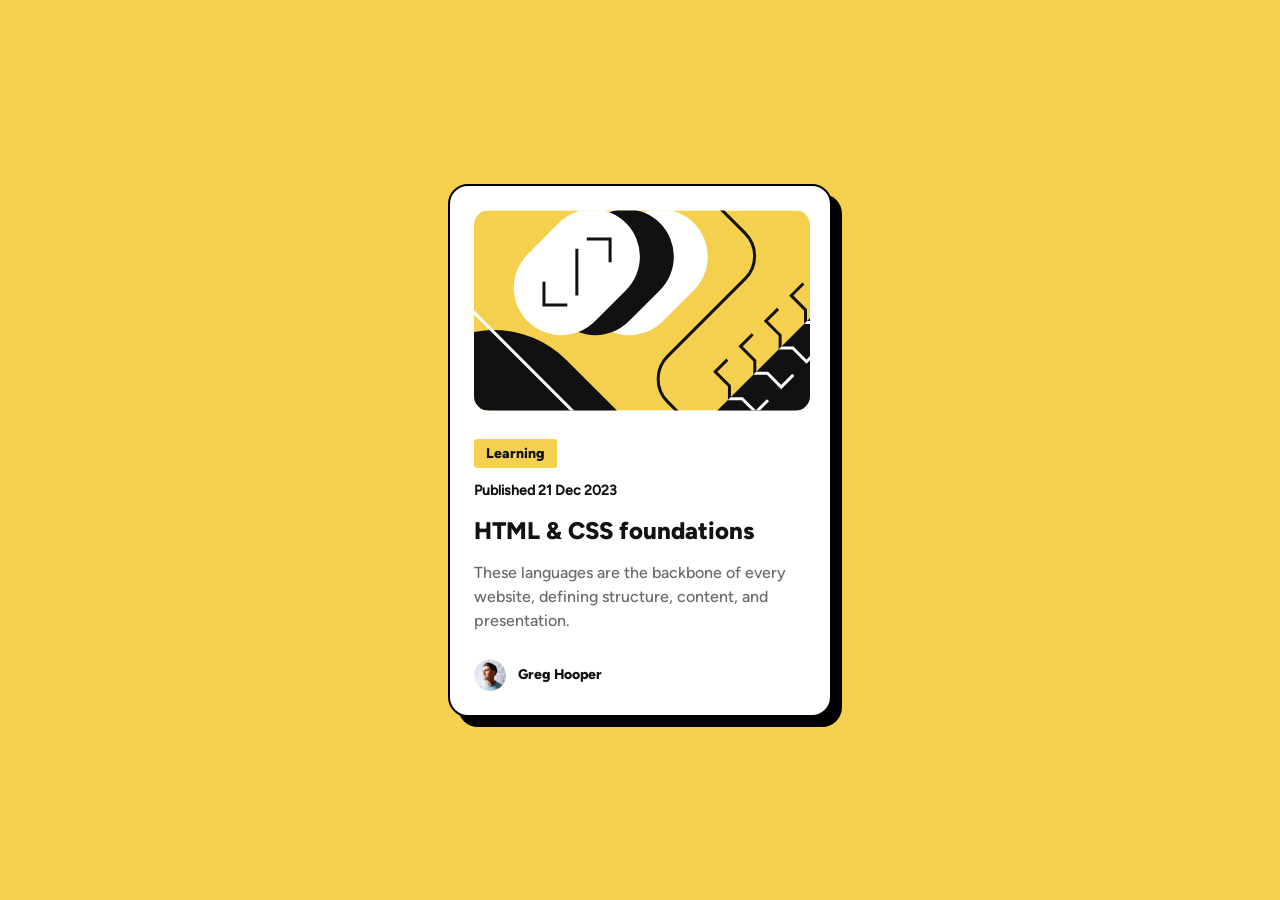
<file: Blog_Preview/index.html>
<!DOCTYPE html>
<html lang="en">
<head>
  <meta charset="UTF-8">
  <meta name="viewport" content="width=device-width, initial-scale=1.0"> <!-- displays site properly based on user's device -->

  <link rel="icon" type="image/png" sizes="32x32" href="./assets/images/favicon-32x32.png">
  
  <title>Frontend Mentor | Blog preview card</title>

  <!-- CSS -->
  <link rel="stylesheet" href="style.css">
</head>
<body>
  <section>
    <div class="card">
      <img src="assets/images/illustration-article.svg" alt="illustration">
      <div class="card-body">
        <h5>Learning</h5>
        <h4>Published 21 Dec 2023</h4>
        <h1>HTML & CSS foundations</h1>
        <p>These languages are the backbone of every website, defining structure, content, and presentation.</p>
        <div class="card-footer">
          <img src="assets/images/image-avatar.webp" alt="avatar">
          <span>Greg Hooper</span>
        </div>
      </div>
    </div>
  </section>
</body>
</html>
</file>
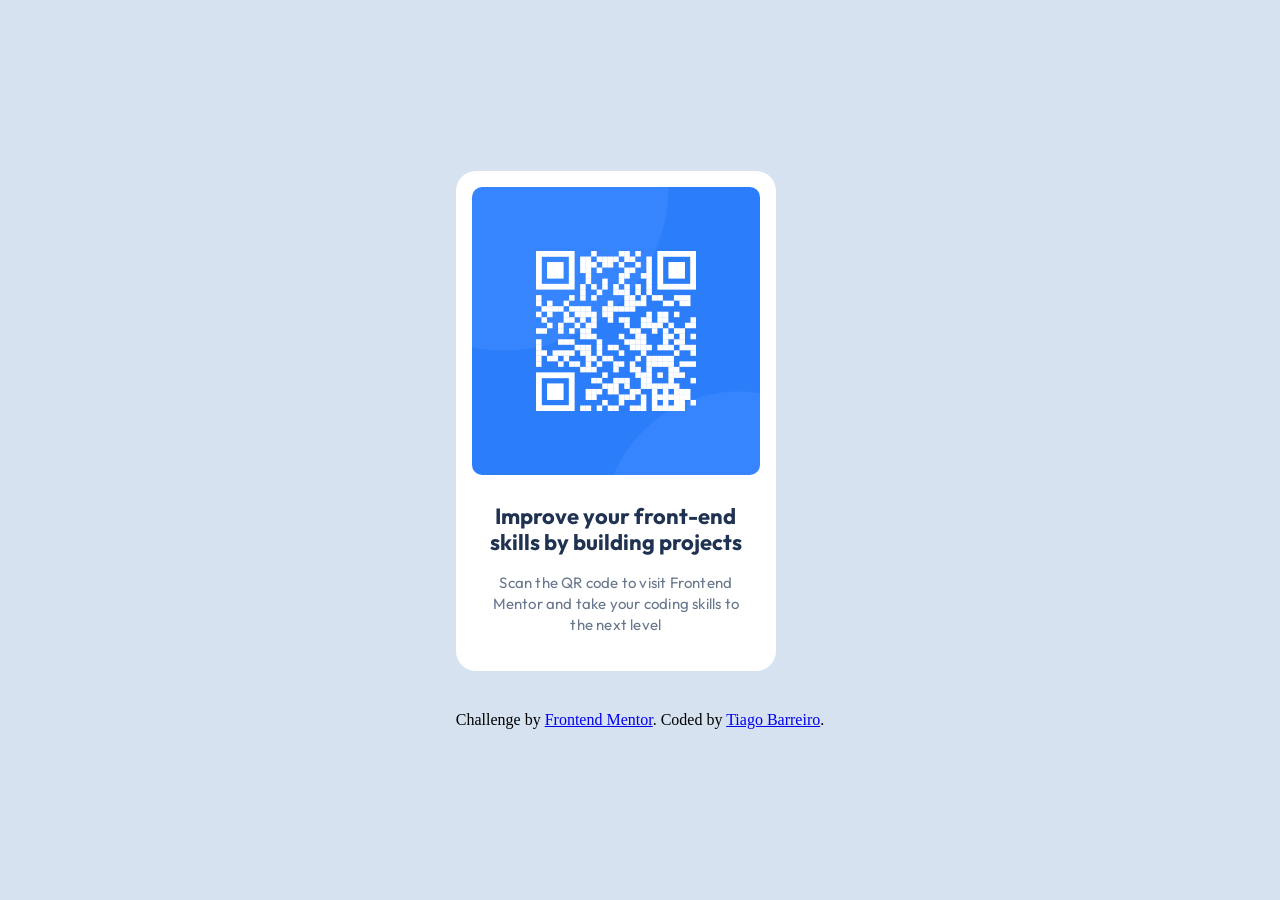
<file: QR_Code/index.html>
<!DOCTYPE html>
<html lang="en">
<head>
  <meta charset="UTF-8">
  <meta name="viewport" content="width=device-width, initial-scale=1.0"> <!-- displays site properly based on user's device -->

  <link rel="icon" type="image/png" sizes="32x32" href="./images/favicon-32x32.png">
  
  <title>Frontend Mentor | QR code component</title>

  <!-- CSS -->
  <link rel="stylesheet" href="style.css">
</head>
<body>
  <div>
    <div class="card">
      <img src="images/image-qr-code.png" alt="qr_code">
      <div class="text-box">
        <h1>Improve your front-end skills by building projects </h1>
        <p>Scan the QR code to visit Frontend Mentor and take your coding skills to the next level</p>
      </div>
    </div>
    <div class="attribution">
      Challenge by <a href="https://www.frontendmentor.io?ref=challenge" target="_blank">Frontend Mentor</a>. 
      Coded by <a href="https://github.com/Tigas-B" target="_blank">Tiago Barreiro</a>.
    </div>
  </div>
</body>
</html>
</file>
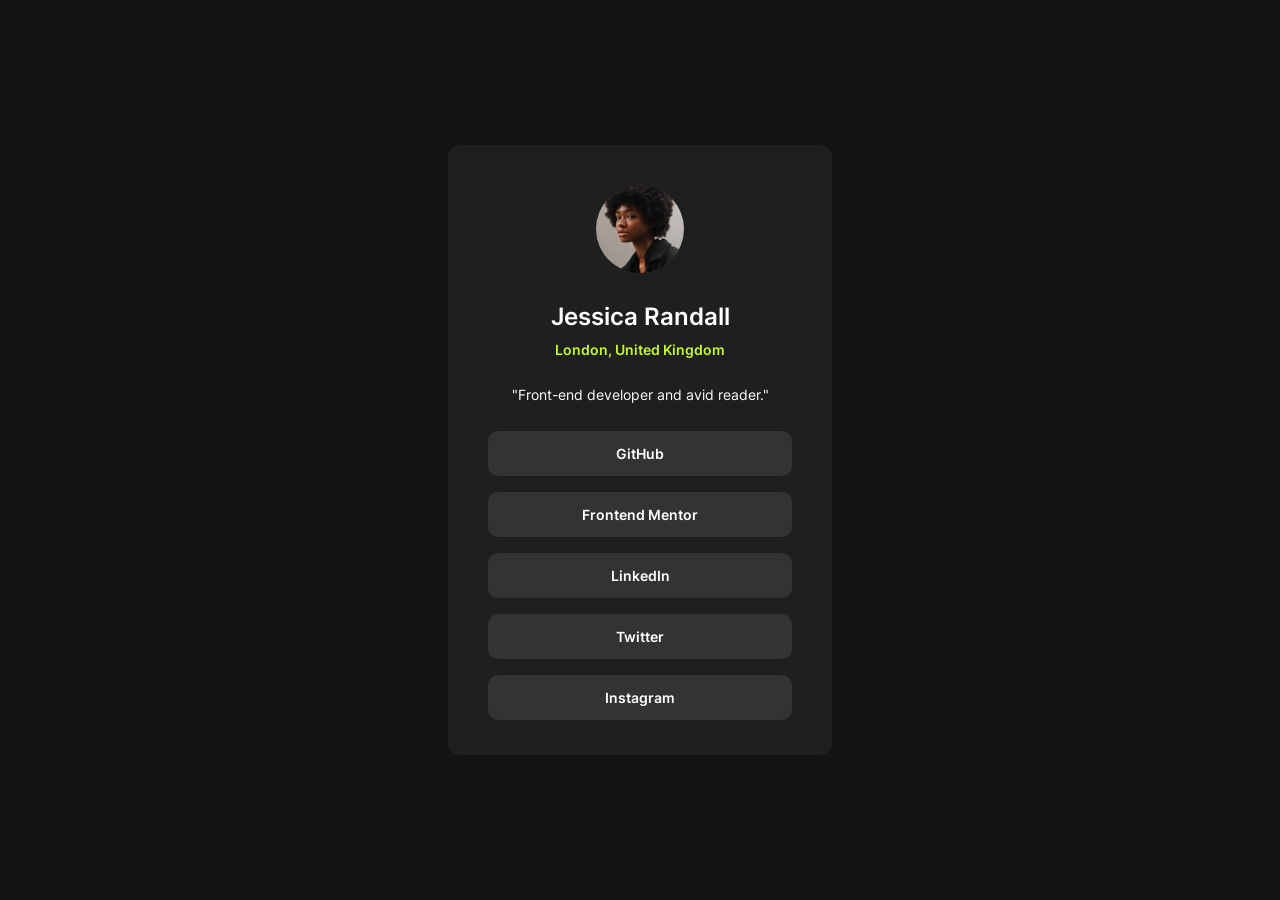
<file: Social_Links_Profile/index.html>
<!DOCTYPE html>
<html lang="en">
<head>
  <meta charset="UTF-8">
  <meta name="viewport" content="width=device-width, initial-scale=1.0"> <!-- displays site properly based on user's device -->

  <link rel="icon" type="image/png" sizes="32x32" href="./assets/images/favicon-32x32.png">
  
  <title>Frontend Mentor | Social links profile</title>

  <!-- CSS -->
  <link rel="stylesheet" href="style.css">
</head>
<body>
  <section>
    <div class="main">
      <img src="assets/images/avatar-jessica.jpeg" alt="avatar">
      <h1>Jessica Randall</h1>
      <h3>London, United Kingdom</h3>
      <h4>"Front-end developer and avid reader."</h4>
      <div class="socials">
        <span>GitHub</span>
        <span>Frontend Mentor</span>
        <span>LinkedIn</span>
        <span>Twitter</span>
        <span>Instagram</span>
      </div>
    </div>
    
  </section>
</body>
</html>
</file>
<file: Blog_Preview/style.css>
@font-face {
    font-family: 'Figtree';
    src: url('assets/fonts/static/Figtree-ExtraBold.ttf') format('truetype');
}
@font-face {
    font-family: 'Figtree Medium';
    src: url('assets/fonts/static/Figtree-Medium.ttf') format('truetype');
}
*{
    padding: 0px;
    margin: 0px;
    box-sizing: border-box;
}

body{background-color: hsl(47, 88%, 63%);}
section{
    height: 100vh;
    display: flex;
    justify-content: center;
    align-items: center;
}
section .card{
    padding: 24px;
    background-color: white;
    border: 2px solid black;
    width: 384px;
    height: auto;
    border-radius: 20px;
    box-shadow: 10px 10px black;
}
section img{
    width: auto;
    border-radius: 15px;
    margin-bottom: 24px;
}
.card-body{
    display: flex;
    flex-wrap: wrap;
    gap: 12px;
}
.card-body h5{
    border-radius: 3px;
    padding: 4px 12px;
    color: hsl(0, 0%, 7%);
    background-color: hsl(47, 88%, 63%);
    font-family: 'Figtree';
    font-size: 14px;
    line-height: 150%;
}
.card-body h4{
    width: 100%;
    color: hsl(0, 0%, 7%);
    font-family: 'Figtree Medium';
    font-size: 14px;
    line-height: 150%;
}
.card-body h1{
    color: hsl(0, 0%, 7%);
    font-family: 'Figtree';
    font-size: 24px;
    line-height: 150%;
}
.card-body p{
    color: hsl(0, 0%, 42%);
    font-family: 'Figtree Medium';
    font-size: 16px;
    line-height: 150%;
    margin-bottom: 14px;
}
.card-footer{
    display: flex;
    align-items: center;
    gap: 12px;
}
.card-footer img{
    width: 32px;
    height: 32px;
    margin: 0px;
}
.card-footer span{
    color: hsl(0, 0%, 7%);
    font-family: 'Figtree';
    font-size: 14px;
    line-height: 150%;
}


/* Hover */
.card-body h1:hover{
    color:  hsl(47, 88%, 63%);
    cursor: pointer;
}
</file>
<file: QR_Code/style.css>
@import url('https://fonts.googleapis.com/css2?family=Outfit:wght@100..900&display=swap');
*{
    margin: 0px; 
    padding: 0px;
    box-sizing: border-box;
}
body{
    height: 100vh;
    width: 100vw;
    background-color: hsl(212, 45%, 89%);
    text-align: center;
    display: flex;
    justify-content: center;
    align-items: center;
}
.card{
    background-color: white;
    border-radius: 20px;
    width: 320px;
    height: 500px;
    padding: 16px;
    padding-bottom: 40px;
    margin-bottom: 40px;
}
.card img{
    width: 288px;
    height: auto;
    border-radius: 10px;
    margin: auto;
    margin-bottom: 24px;
}
.text-box{padding: 0px 16px;}
.text-box h1{
    font-family: 'Outfit';
    color:hsl(218, 44%, 22%);
    font-size: 22px;
    font-weight: 700;
    margin-bottom: 16px;
    line-height: 120%;
    letter-spacing: 0px;
}
.text-box p{
    font-family: 'Outfit';
    color: rgb(104, 119, 141);
    font-size: 15px;
    font-weight: 400;
    line-height: 140%;
    letter-spacing: 0.2px;
}
</file>
<file: Social_Links_Profile/style.css>
@font-face {
    font-family: 'Inter Bold';
    src: url('assets/fonts/static/Inter-Bold.ttf') format('truetype');
}
@font-face {
    font-family: 'Inter Regular';
    src: url('assets/fonts/static/Inter-Regular.ttf') format('truetype');
}
@font-face {
    font-family: 'Inter SemiBold';
    src: url('assets/fonts/static/Inter-SemiBold.ttf') format('truetype');
}
*{
    padding: 0px;
    margin: 0px;
    box-sizing: border-box;
    text-align: center;
    color: white;
}
body{background-color: hsl(0, 0%, 8%);}
section{
    height: 100vh;
    border-radius: 20px;
    display: flex;
    justify-content: center;
    align-items: center;
}
.main{
    border-radius: 12px;
    background-color: hsl(0, 0%, 12%);
    padding: 40px;
    width: 384px;
    height: 610px;
}
.main img{
    border-radius: 50%;
    margin: auto;
    width: 29%;
}
.main h1{
    margin: 25px 0px 10px;
    font-family: 'Inter SemiBold';
}
.main h3{
    color: hsl(75, 94%, 57%);
    font-family: 'Inter SemiBold';
    font-size: 14px;
}
.main h4{
    margin: 28px 0px;
    font-family: 'Inter Regular';
    font-size: 14px;
    font-weight: lighter;
} 
.socials{
    display: flex;
    justify-content: center;
    align-items: center;
    flex-wrap: wrap;
    gap: 16px;
}
.socials span{
    background-color: hsl(0, 0%, 20%);
    width: 100%;
    border-radius: 10px;
    padding: 14px 0px;
    font-family: 'Inter SemiBold';
    font-size: 14px;
}

/* Hovers */
.socials span:hover{
    background-color:hsl(75, 94%, 57%); 
    color:  hsl(0, 0%, 20%);;
    cursor: pointer;
}
</file>
